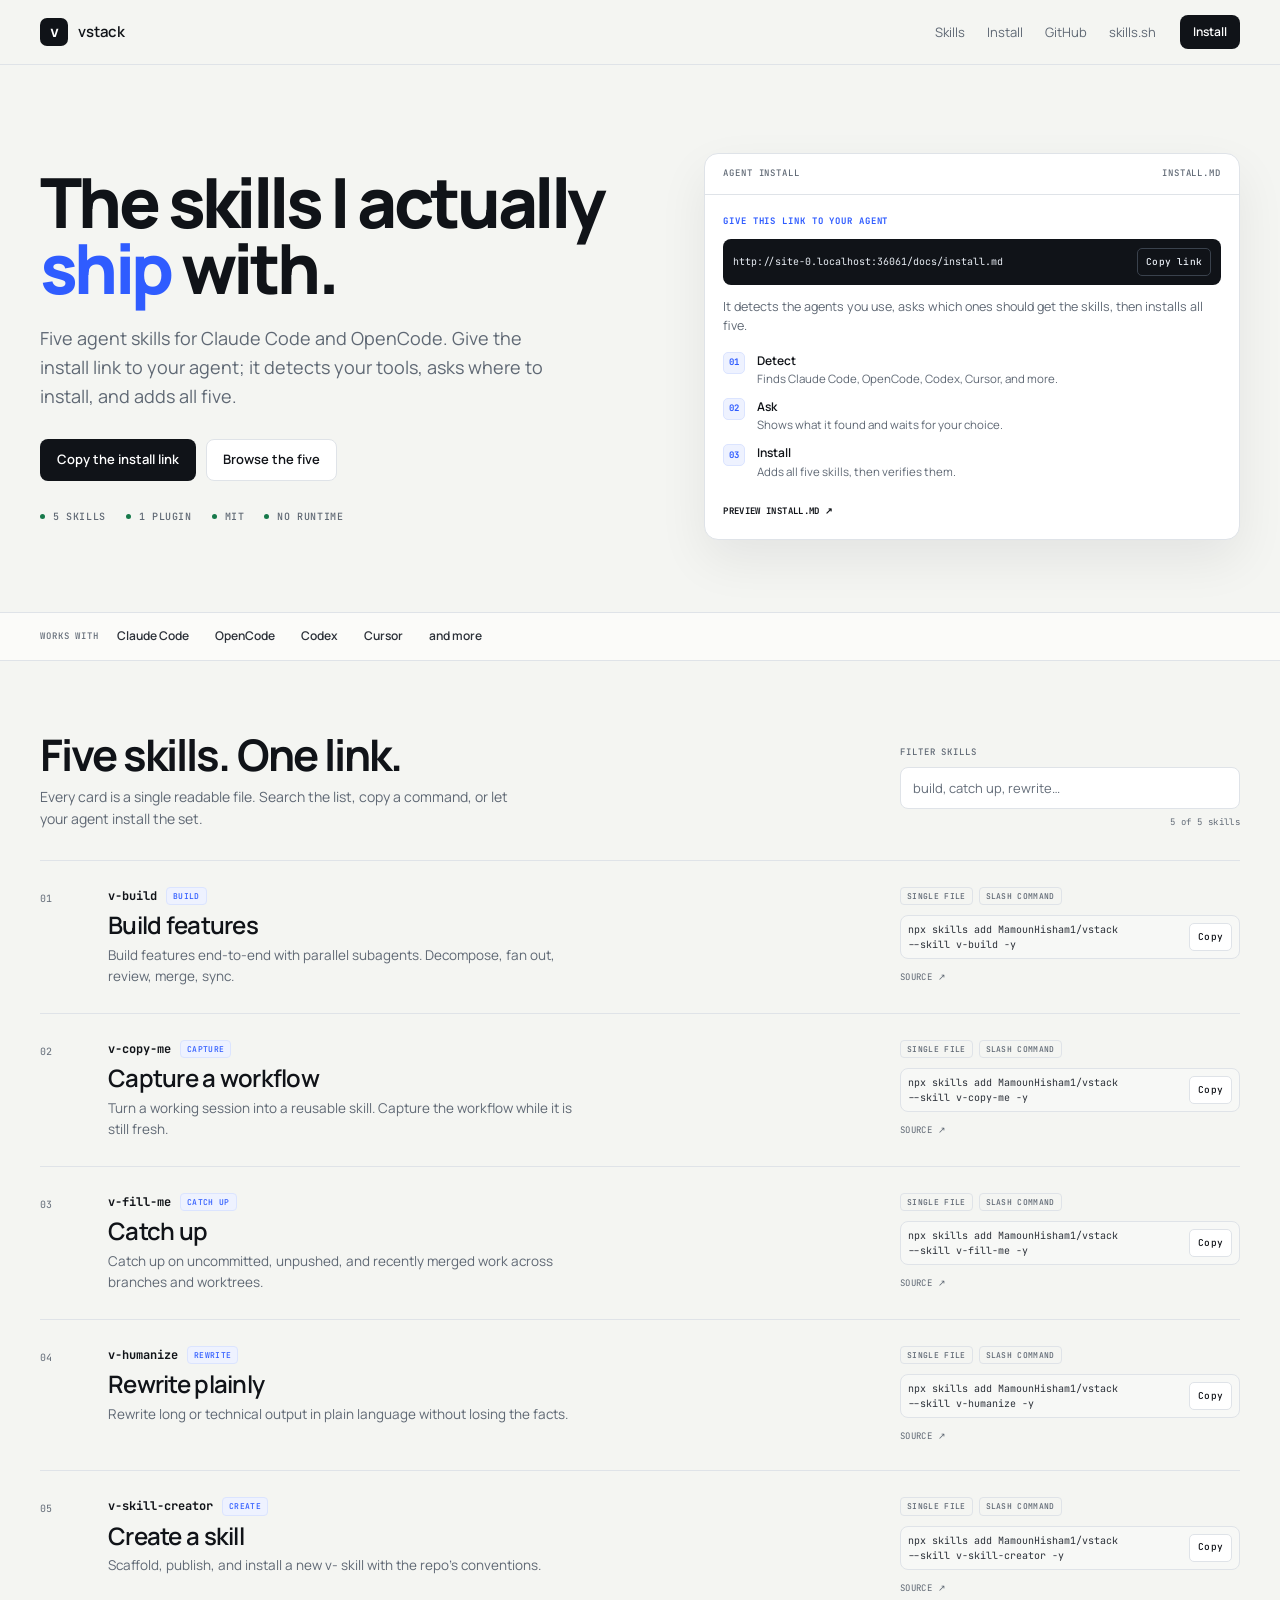
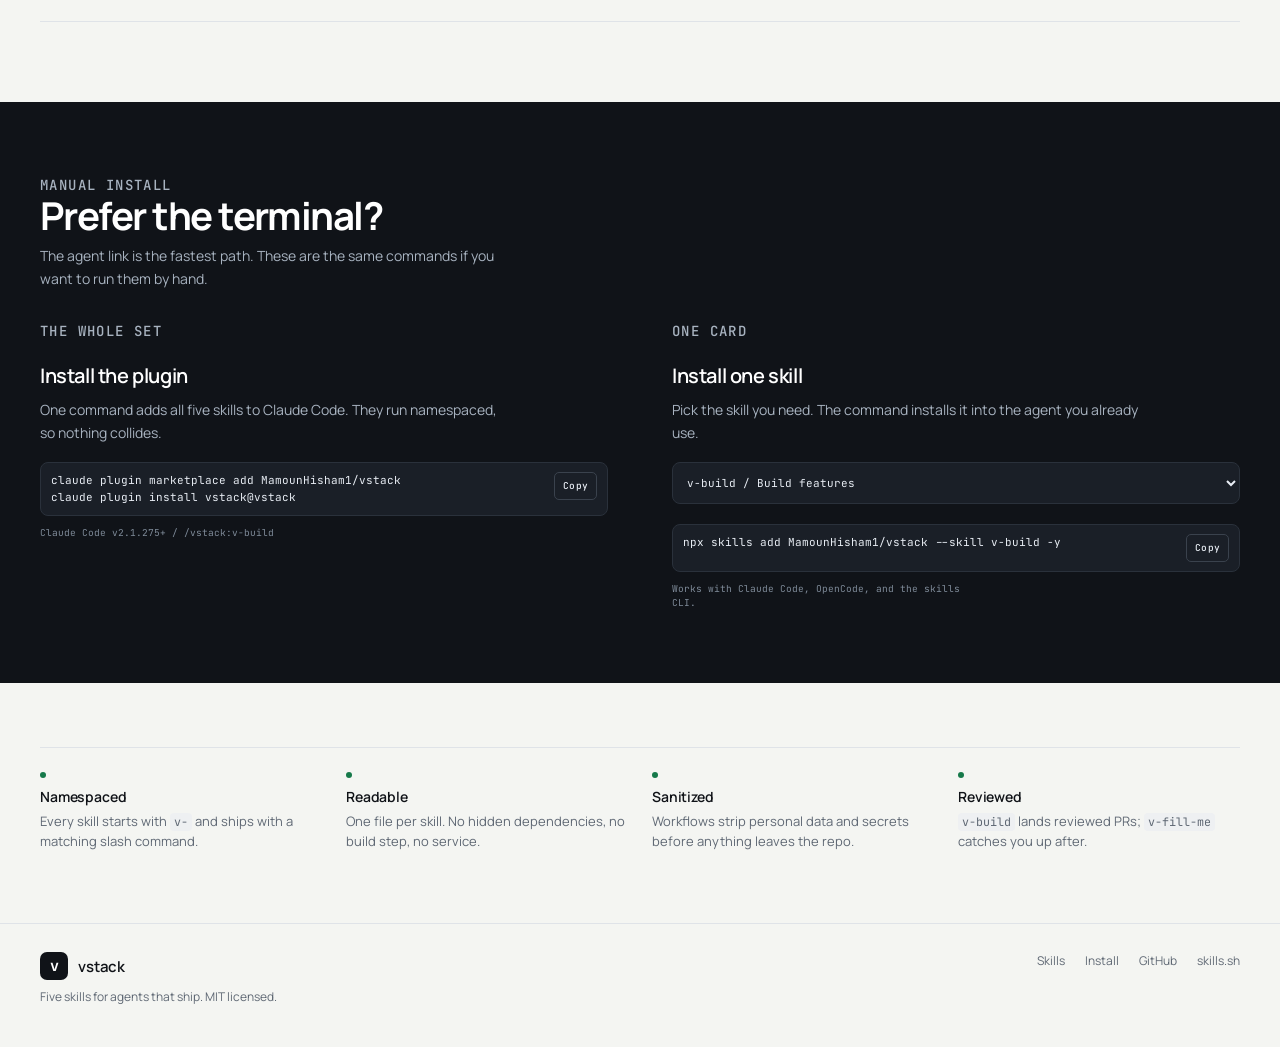
<file: docs/index.html>
<!doctype html>
<html lang="en">
<head>
  <meta charset="utf-8">
  <meta name="viewport" content="width=device-width, initial-scale=1">
  <title>vstack — skills that ship</title>
  <meta name="description" content="Five agent skills for Claude Code and OpenCode. Give the install link to your agent: it detects your agents, asks where to install, and adds all five.">
  <link rel="canonical" href="https://mamounhisham1.github.io/vstack/">
  <meta name="theme-color" content="#f4f5f2">
  <meta property="og:title" content="vstack — skills that ship">
  <meta property="og:description" content="Five agent skills for Claude Code and OpenCode. One install link. Your agent detects your tools, asks where to install, and adds all five.">
  <meta property="og:type" content="website">
  <meta property="og:url" content="https://mamounhisham1.github.io/vstack/">
  <meta name="twitter:card" content="summary">
  <link rel="icon" href="./favicon.svg" type="image/svg+xml">
  <link rel="preload" href="./assets/fonts/manrope-variable-latin.woff2" as="font" type="font/woff2" crossorigin>
  <link rel="preload" href="./assets/fonts/jetbrains-mono-latin.woff2" as="font" type="font/woff2" crossorigin>
  <link rel="stylesheet" href="./assets/css/fonts.css">
  <link rel="stylesheet" href="./assets/css/base.css">
  <link rel="stylesheet" href="./assets/css/site.css">
  <script defer src="./assets/js/app.js"></script>
</head>
<body>
  <header class="topbar">
    <div class="wrap topbar-inner">
      <a class="brand" href="./index.html" aria-label="vstack home">
        <span class="brand-mark" aria-hidden="true">v</span>
        <span>vstack</span>
      </a>
      <nav class="nav" aria-label="Primary">
        <a href="#skills">Skills</a>
        <a href="./install.html">Install</a>
        <a class="nav-optional" href="https://github.com/MamounHisham1/vstack">GitHub</a>
        <a class="nav-optional" href="https://skills.sh/MamounHisham1/vstack">skills.sh</a>
      </nav>
      <a class="btn btn-dark btn-sm" href="./install.html">Install</a>
    </div>
  </header>

  <main>
    <section class="hero">
      <div class="wrap hero-grid">
        <div class="hero-copy">
          <h1>The skills I actually <span class="accent">ship</span> with.</h1>
          <p class="lead">Five agent skills for Claude Code and OpenCode. Give the install link to your agent; it detects your tools, asks where to install, and adds all five.</p>
          <div class="cta">
            <button type="button" class="btn btn-dark" data-copy="https://mamounhisham1.github.io/vstack/install.md">Copy the install link</button>
            <a class="btn btn-ghost" href="#skills">Browse the five</a>
          </div>
          <ul class="meta" aria-label="Collection facts">
            <li>5 skills</li>
            <li>1 plugin</li>
            <li>MIT</li>
            <li>No runtime</li>
          </ul>
        </div>

        <div class="agent-card">
          <div class="agent-card__head"><span>Agent install</span><span>install.md</span></div>
          <div class="agent-card__body">
            <p class="agent-card__kicker">Give this link to your agent</p>
            <div class="link-field">
              <code>https://mamounhisham1.github.io/vstack/install.md</code>
              <button type="button" class="copy-btn" data-copy="https://mamounhisham1.github.io/vstack/install.md">Copy link</button>
            </div>
            <p class="agent-card__note">It detects the agents you use, asks which ones should get the skills, then installs all five.</p>
            <ol class="agent-steps">
              <li>
                <span class="agent-step-no" aria-hidden="true">01</span>
                <div><strong>Detect</strong><p>Finds Claude Code, OpenCode, Codex, Cursor, and more.</p></div>
              </li>
              <li>
                <span class="agent-step-no" aria-hidden="true">02</span>
                <div><strong>Ask</strong><p>Shows what it found and waits for your choice.</p></div>
              </li>
              <li>
                <span class="agent-step-no" aria-hidden="true">03</span>
                <div><strong>Install</strong><p>Adds all five skills, then verifies them.</p></div>
              </li>
            </ol>
            <a class="agent-card__preview" href="./install.md">Preview install.md ↗</a>
          </div>
        </div>
      </div>
    </section>

    <div class="works-with">
      <div class="wrap">
        <span>Works with</span>
        <ul>
          <li>Claude Code</li>
          <li>OpenCode</li>
          <li>Codex</li>
          <li>Cursor</li>
          <li>and more</li>
        </ul>
      </div>
    </div>

    <section class="skills" id="skills" aria-labelledby="skills-title">
      <div class="wrap">
        <div class="section-head">
          <div>
            <h2 id="skills-title">Five skills. One link.</h2>
            <p>Every card is a single readable file. Search the list, copy a command, or let your agent install the set.</p>
          </div>
          <div class="filter">
            <label for="search">Filter skills</label>
            <input id="search" type="search" placeholder="build, catch up, rewrite…" autocomplete="off">
            <span id="skill-count">5 of 5 skills</span>
          </div>
        </div>

        <div class="skill-list" id="skill-list">
          <!-- skills:start -->
<article class="skill-row" data-skill data-search="v-build build features build build features end-to-end with parallel subagents. decompose, fan out, review, merge, sync. /v-build">
  <div class="skill-no">01</div>
  <div class="skill-main">
    <div class="skill-top"><code class="skill-id">v-build</code><span class="skill-tag">Build</span></div>
    <h3>Build features</h3>
    <p>Build features end-to-end with parallel subagents. Decompose, fan out, review, merge, sync.</p>
  </div>
  <div class="skill-side">
    <div class="skill-tags"><span>Single file</span><span>Slash command</span></div>
    <div class="skill-command"><code>npx skills add MamounHisham1/vstack <span class="cmd-tail">--skill v-build -y</span></code><button type="button" class="copy-btn" data-copy="npx skills add MamounHisham1/vstack --skill v-build -y" aria-label="Copy the install command for v-build">Copy</button></div>
    <a class="skill-source" href="https://github.com/MamounHisham1/vstack/blob/main/skills/v-build/SKILL.md">Source ↗</a>
  </div>
</article>
<article class="skill-row" data-skill data-search="v-copy-me capture a workflow capture turn a working session into a reusable skill. capture the workflow while it is still fresh. /v-copy-me">
  <div class="skill-no">02</div>
  <div class="skill-main">
    <div class="skill-top"><code class="skill-id">v-copy-me</code><span class="skill-tag">Capture</span></div>
    <h3>Capture a workflow</h3>
    <p>Turn a working session into a reusable skill. Capture the workflow while it is still fresh.</p>
  </div>
  <div class="skill-side">
    <div class="skill-tags"><span>Single file</span><span>Slash command</span></div>
    <div class="skill-command"><code>npx skills add MamounHisham1/vstack <span class="cmd-tail">--skill v-copy-me -y</span></code><button type="button" class="copy-btn" data-copy="npx skills add MamounHisham1/vstack --skill v-copy-me -y" aria-label="Copy the install command for v-copy-me">Copy</button></div>
    <a class="skill-source" href="https://github.com/MamounHisham1/vstack/blob/main/skills/v-copy-me/SKILL.md">Source ↗</a>
  </div>
</article>
<article class="skill-row" data-skill data-search="v-fill-me catch up catch up catch up on uncommitted, unpushed, and recently merged work across branches and worktrees. /v-fill-me">
  <div class="skill-no">03</div>
  <div class="skill-main">
    <div class="skill-top"><code class="skill-id">v-fill-me</code><span class="skill-tag">Catch up</span></div>
    <h3>Catch up</h3>
    <p>Catch up on uncommitted, unpushed, and recently merged work across branches and worktrees.</p>
  </div>
  <div class="skill-side">
    <div class="skill-tags"><span>Single file</span><span>Slash command</span></div>
    <div class="skill-command"><code>npx skills add MamounHisham1/vstack <span class="cmd-tail">--skill v-fill-me -y</span></code><button type="button" class="copy-btn" data-copy="npx skills add MamounHisham1/vstack --skill v-fill-me -y" aria-label="Copy the install command for v-fill-me">Copy</button></div>
    <a class="skill-source" href="https://github.com/MamounHisham1/vstack/blob/main/skills/v-fill-me/SKILL.md">Source ↗</a>
  </div>
</article>
<article class="skill-row" data-skill data-search="v-humanize rewrite plainly rewrite rewrite long or technical output in plain language without losing the facts. /v-humanize">
  <div class="skill-no">04</div>
  <div class="skill-main">
    <div class="skill-top"><code class="skill-id">v-humanize</code><span class="skill-tag">Rewrite</span></div>
    <h3>Rewrite plainly</h3>
    <p>Rewrite long or technical output in plain language without losing the facts.</p>
  </div>
  <div class="skill-side">
    <div class="skill-tags"><span>Single file</span><span>Slash command</span></div>
    <div class="skill-command"><code>npx skills add MamounHisham1/vstack <span class="cmd-tail">--skill v-humanize -y</span></code><button type="button" class="copy-btn" data-copy="npx skills add MamounHisham1/vstack --skill v-humanize -y" aria-label="Copy the install command for v-humanize">Copy</button></div>
    <a class="skill-source" href="https://github.com/MamounHisham1/vstack/blob/main/skills/v-humanize/SKILL.md">Source ↗</a>
  </div>
</article>
<article class="skill-row" data-skill data-search="v-skill-creator create a skill create scaffold, publish, and install a new v- skill with the repo&#39;s conventions. /v-skill-creator">
  <div class="skill-no">05</div>
  <div class="skill-main">
    <div class="skill-top"><code class="skill-id">v-skill-creator</code><span class="skill-tag">Create</span></div>
    <h3>Create a skill</h3>
    <p>Scaffold, publish, and install a new v- skill with the repo&#39;s conventions.</p>
  </div>
  <div class="skill-side">
    <div class="skill-tags"><span>Single file</span><span>Slash command</span></div>
    <div class="skill-command"><code>npx skills add MamounHisham1/vstack <span class="cmd-tail">--skill v-skill-creator -y</span></code><button type="button" class="copy-btn" data-copy="npx skills add MamounHisham1/vstack --skill v-skill-creator -y" aria-label="Copy the install command for v-skill-creator">Copy</button></div>
    <a class="skill-source" href="https://github.com/MamounHisham1/vstack/blob/main/skills/v-skill-creator/SKILL.md">Source ↗</a>
  </div>
</article>
<!-- skills:end -->
        </div>
        <p class="no-results" id="no-results" hidden>No skill matches that search.</p>
      </div>
    </section>

    <section class="install" id="install" aria-labelledby="install-title">
      <div class="wrap">
        <div class="install-intro">
          <p class="label">Manual install</p>
          <h2 id="install-title">Prefer the terminal?</h2>
          <p>The agent link is the fastest path. These are the same commands if you want to run them by hand.</p>
        </div>

        <div class="install-grid">
          <div class="install-copy">
            <p class="label">The whole set</p>
            <h3>Install the plugin</h3>
            <p>One command adds all five skills to Claude Code. They run namespaced, so nothing collides.</p>
            <div class="command">
              <code>claude plugin marketplace add MamounHisham1/vstack
claude plugin install vstack@vstack</code>
              <button type="button" class="copy-btn copy-btn-light" data-copy="claude plugin marketplace add MamounHisham1/vstack
claude plugin install vstack@vstack">Copy</button>
            </div>
            <p class="fine">Claude Code v2.1.275+ / /vstack:v-build</p>
          </div>

          <div class="install-copy">
            <p class="label">One card</p>
            <h3>Install one skill</h3>
            <p>Pick the skill you need. The command installs it into the agent you already use.</p>
            <select id="skill-picker" aria-label="Pick a skill">
              <!-- picker:start -->
<option value="v-build" data-command="npx skills add MamounHisham1/vstack --skill v-build -y" selected>v-build / Build features</option>
<option value="v-copy-me" data-command="npx skills add MamounHisham1/vstack --skill v-copy-me -y">v-copy-me / Capture a workflow</option>
<option value="v-fill-me" data-command="npx skills add MamounHisham1/vstack --skill v-fill-me -y">v-fill-me / Catch up</option>
<option value="v-humanize" data-command="npx skills add MamounHisham1/vstack --skill v-humanize -y">v-humanize / Rewrite plainly</option>
<option value="v-skill-creator" data-command="npx skills add MamounHisham1/vstack --skill v-skill-creator -y">v-skill-creator / Create a skill</option>
<!-- picker:end -->
            </select>
            <div class="command">
              <code id="picker-command">npx skills add MamounHisham1/vstack --skill v-build -y</code>
              <button type="button" class="copy-btn copy-btn-light" id="picker-copy" data-copy="npx skills add MamounHisham1/vstack --skill v-build -y">Copy</button>
            </div>
            <p class="fine">Works with Claude Code, OpenCode, and the skills CLI.</p>
          </div>
        </div>
      </div>
    </section>

    <section class="principles" aria-labelledby="principles-title">
      <div class="wrap">
        <h2 class="visually-hidden" id="principles-title">Principles</h2>
        <div class="principles-grid">
          <div>
            <span class="dot" aria-hidden="true"></span>
            <h3>Namespaced</h3>
            <p>Every skill starts with <code>v-</code> and ships with a matching slash command.</p>
          </div>
          <div>
            <span class="dot" aria-hidden="true"></span>
            <h3>Readable</h3>
            <p>One file per skill. No hidden dependencies, no build step, no service.</p>
          </div>
          <div>
            <span class="dot" aria-hidden="true"></span>
            <h3>Sanitized</h3>
            <p>Workflows strip personal data and secrets before anything leaves the repo.</p>
          </div>
          <div>
            <span class="dot" aria-hidden="true"></span>
            <h3>Reviewed</h3>
            <p><code>v-build</code> lands reviewed PRs; <code>v-fill-me</code> catches you up after.</p>
          </div>
        </div>
      </div>
    </section>
  </main>

  <footer class="footer">
    <div class="wrap footer-inner">
      <div>
        <a class="brand" href="./index.html"><span class="brand-mark" aria-hidden="true">v</span><span>vstack</span></a>
        <p>Five skills for agents that ship. MIT licensed.</p>
      </div>
      <nav aria-label="Footer">
        <a href="#skills">Skills</a>
        <a href="./install.html">Install</a>
        <a href="https://github.com/MamounHisham1/vstack">GitHub</a>
        <a href="https://skills.sh/MamounHisham1/vstack">skills.sh</a>
      </nav>
    </div>
  </footer>

  <div class="visually-hidden" id="copy-status" role="status" aria-live="polite"></div>
</body>
</html>
</file>
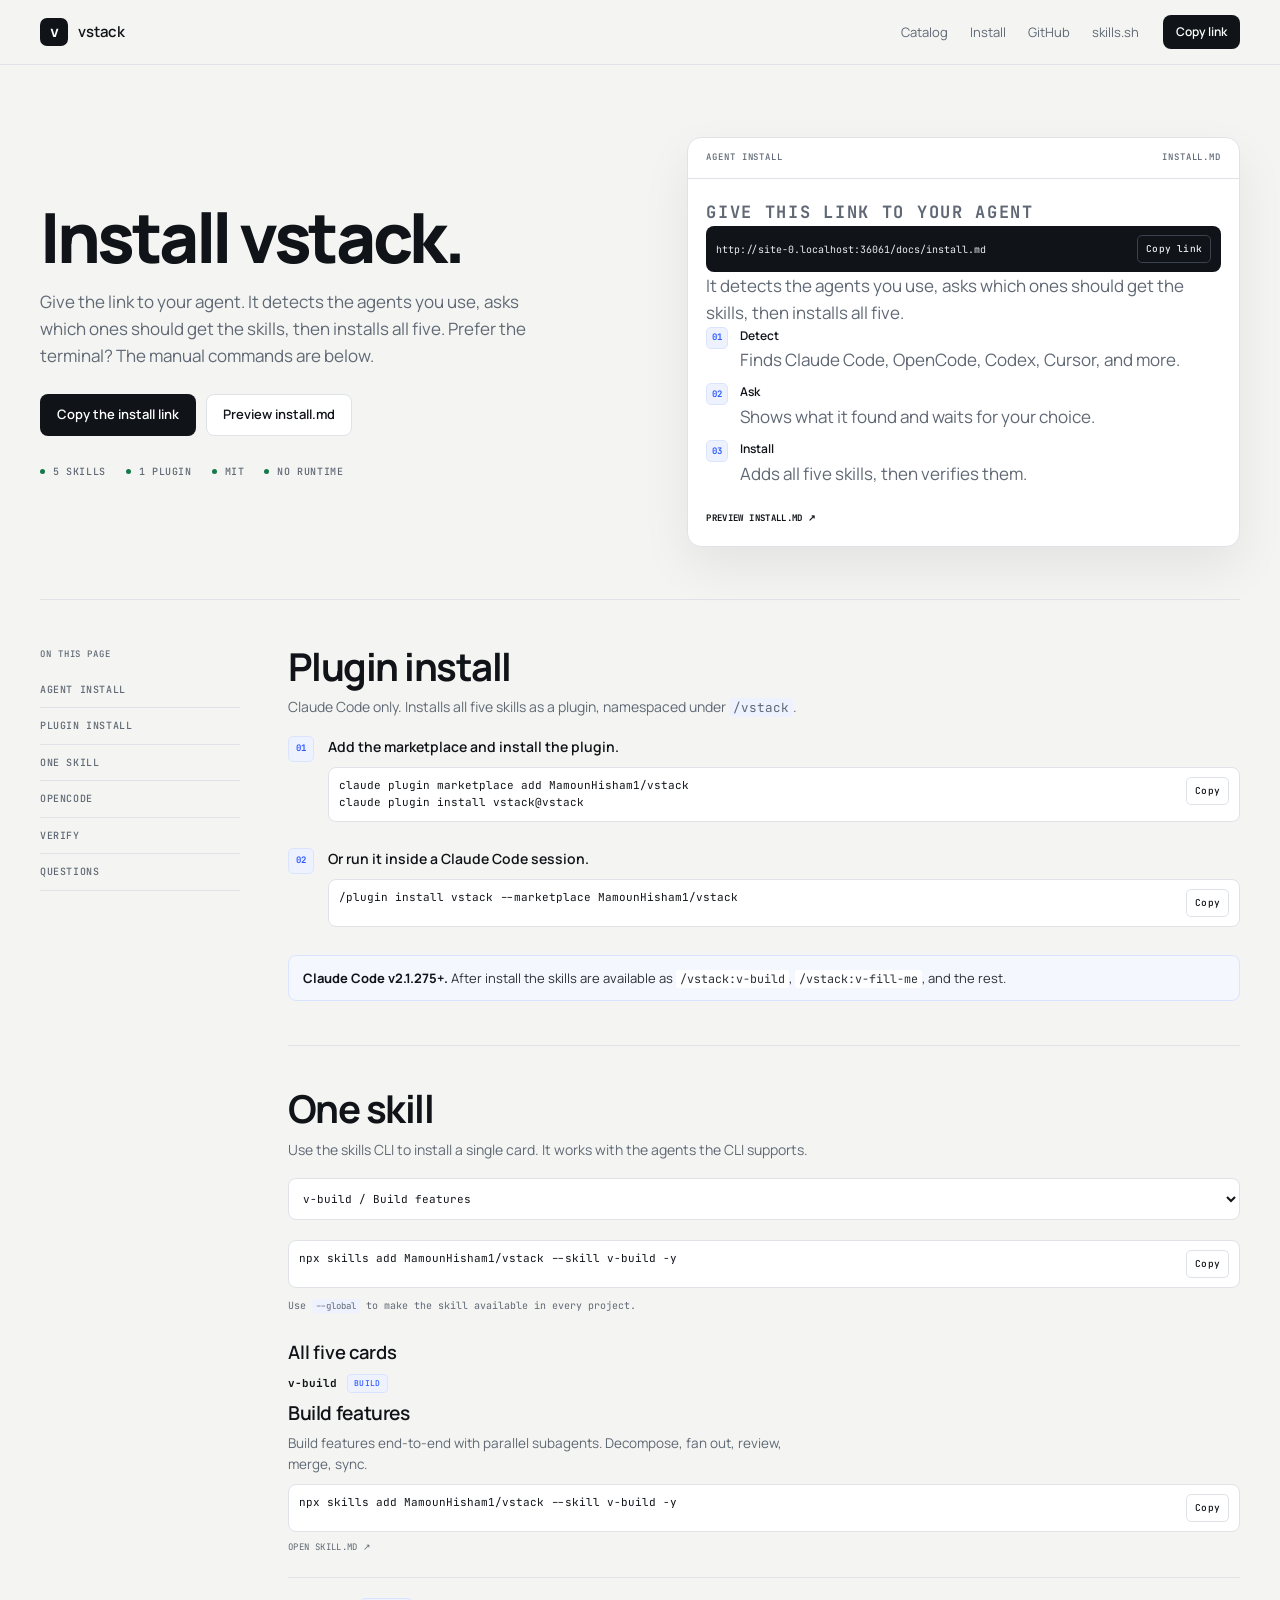
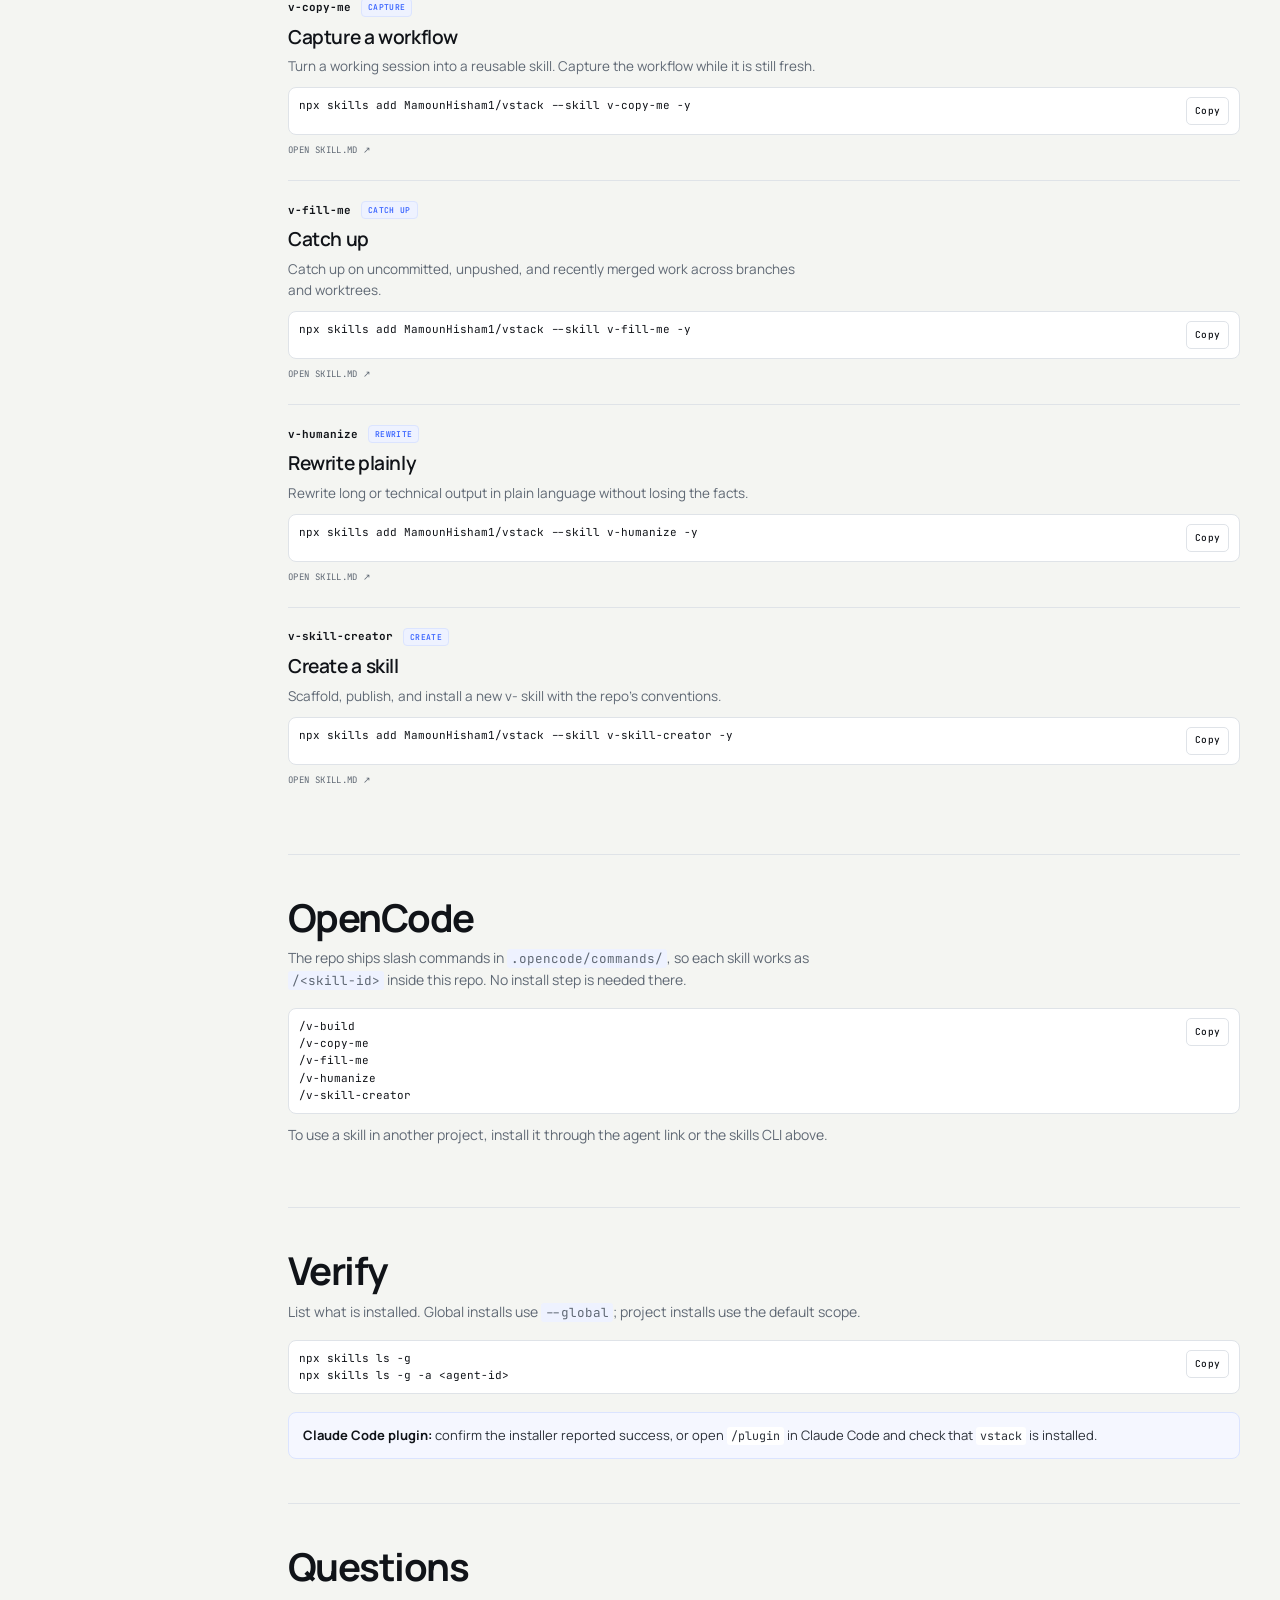
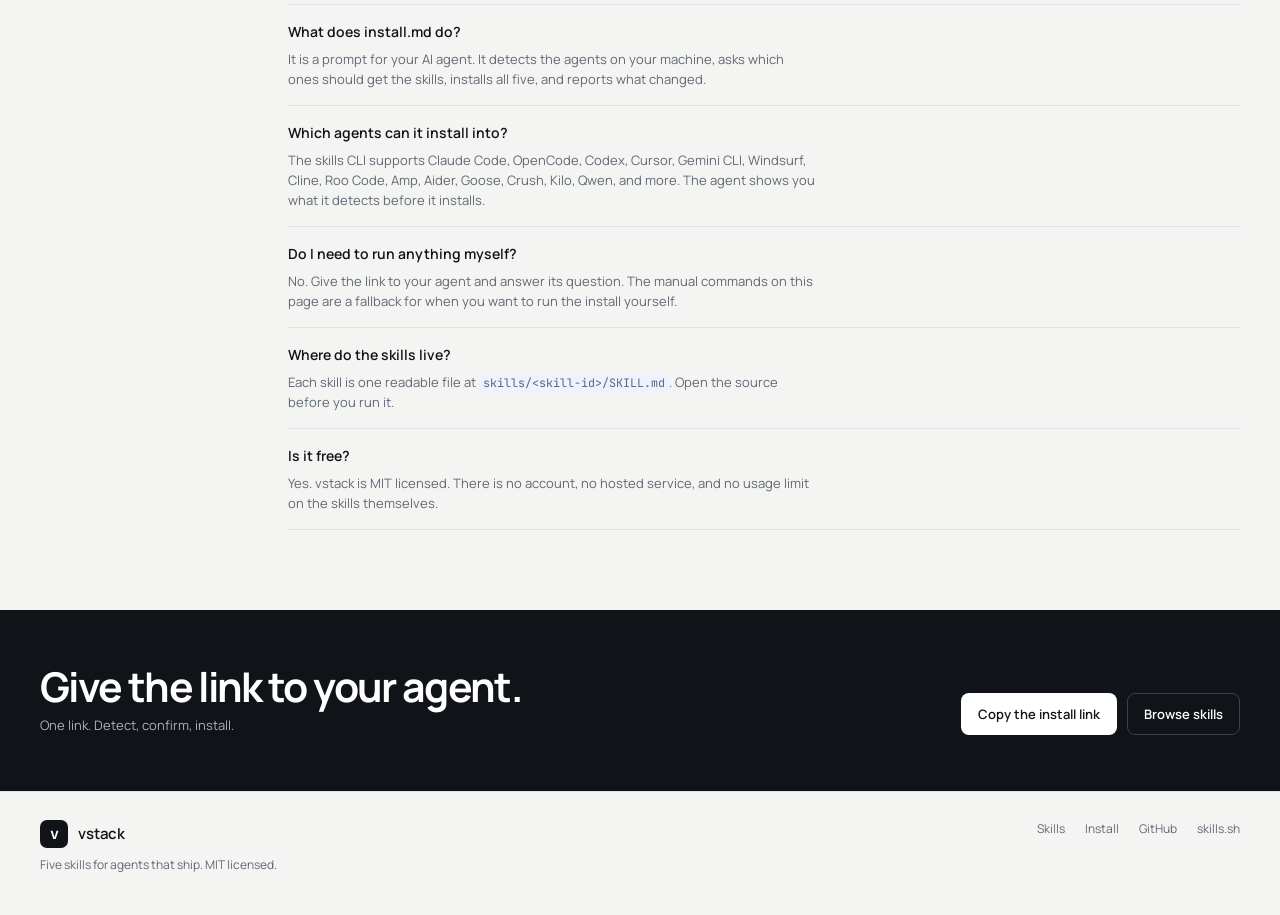
<file: docs/install.html>
<!doctype html>
<html lang="en">
<head>
  <meta charset="utf-8">
  <meta name="viewport" content="width=device-width, initial-scale=1">
  <title>Install — vstack</title>
  <meta name="description" content="Install vstack with your agent: give it the install.md link, it detects your agents, asks where to install, and adds all five skills. Manual commands included.">
  <link rel="canonical" href="https://mamounhisham1.github.io/vstack/install.html">
  <meta name="theme-color" content="#f4f5f2">
  <meta property="og:title" content="Install — vstack">
  <meta property="og:description" content="One install link for your agent. It detects your agents, asks where to install, and adds all five skills.">
  <meta property="og:type" content="website">
  <meta property="og:url" content="https://mamounhisham1.github.io/vstack/install.html">
  <link rel="icon" href="./favicon.svg" type="image/svg+xml">
  <link rel="preload" href="./assets/fonts/manrope-variable-latin.woff2" as="font" type="font/woff2" crossorigin>
  <link rel="preload" href="./assets/fonts/jetbrains-mono-latin.woff2" as="font" type="font/woff2" crossorigin>
  <link rel="stylesheet" href="./assets/css/fonts.css">
  <link rel="stylesheet" href="./assets/css/base.css">
  <link rel="stylesheet" href="./assets/css/site.css">
  <script defer src="./assets/js/app.js"></script>
</head>
<body>
  <header class="topbar">
    <div class="wrap topbar-inner">
      <a class="brand" href="./index.html" aria-label="vstack home">
        <span class="brand-mark" aria-hidden="true">v</span>
        <span>vstack</span>
      </a>
      <nav class="nav" aria-label="Primary">
        <a href="./index.html#skills">Catalog</a>
        <a href="./install.html" aria-current="page">Install</a>
        <a class="nav-optional" href="https://github.com/MamounHisham1/vstack">GitHub</a>
        <a class="nav-optional" href="https://skills.sh/MamounHisham1/vstack">skills.sh</a>
      </nav>
      <button type="button" class="btn btn-dark btn-sm" data-copy="https://mamounhisham1.github.io/vstack/install.md">Copy link</button>
    </div>
  </header>

  <main>
    <section class="install-hero" id="agent" aria-labelledby="install-title">
      <div class="wrap install-hero__grid">
        <div>
          <h1 id="install-title">Install vstack.</h1>
          <p>Give the link to your agent. It detects the agents you use, asks which ones should get the skills, then installs all five. Prefer the terminal? The manual commands are below.</p>
          <div class="cta">
            <button type="button" class="btn btn-dark" data-copy="https://mamounhisham1.github.io/vstack/install.md">Copy the install link</button>
            <a class="btn btn-ghost" href="./install.md">Preview install.md</a>
          </div>
          <ul class="meta" aria-label="Install facts">
            <li>5 skills</li>
            <li>1 plugin</li>
            <li>MIT</li>
            <li>No runtime</li>
          </ul>
        </div>

        <div class="agent-card">
          <div class="agent-card__head"><span>Agent install</span><span>install.md</span></div>
          <div class="agent-card__body">
            <p class="agent-card__kicker">Give this link to your agent</p>
            <div class="link-field">
              <code>https://mamounhisham1.github.io/vstack/install.md</code>
              <button type="button" class="copy-btn" data-copy="https://mamounhisham1.github.io/vstack/install.md">Copy link</button>
            </div>
            <p class="agent-card__note">It detects the agents you use, asks which ones should get the skills, then installs all five.</p>
            <ol class="agent-steps">
              <li>
                <span class="agent-step-no" aria-hidden="true">01</span>
                <div><strong>Detect</strong><p>Finds Claude Code, OpenCode, Codex, Cursor, and more.</p></div>
              </li>
              <li>
                <span class="agent-step-no" aria-hidden="true">02</span>
                <div><strong>Ask</strong><p>Shows what it found and waits for your choice.</p></div>
              </li>
              <li>
                <span class="agent-step-no" aria-hidden="true">03</span>
                <div><strong>Install</strong><p>Adds all five skills, then verifies them.</p></div>
              </li>
            </ol>
            <a class="agent-card__preview" href="./install.md">Preview install.md ↗</a>
          </div>
        </div>
      </div>
    </section>

    <div class="wrap install-layout">
      <aside class="install-nav" aria-label="On this page">
        <p class="label">On this page</p>
        <a href="#agent">Agent install</a>
        <a href="#plugin">Plugin install</a>
        <a href="#one-skill">One skill</a>
        <a href="#opencode">OpenCode</a>
        <a href="#verify">Verify</a>
        <a href="#questions">Questions</a>
      </aside>

      <div class="install-main">
        <section class="install-block" id="plugin" aria-labelledby="plugin-title">
          <h2 id="plugin-title">Plugin install</h2>
          <p>Claude Code only. Installs all five skills as a plugin, namespaced under <code>/vstack</code>.</p>

          <ol class="step-list">
            <li>
              <div>
                <strong>Add the marketplace and install the plugin.</strong>
                <div class="command">
                  <code>claude plugin marketplace add MamounHisham1/vstack
claude plugin install vstack@vstack</code>
                  <button type="button" class="copy-btn" data-copy="claude plugin marketplace add MamounHisham1/vstack
claude plugin install vstack@vstack">Copy</button>
                </div>
              </div>
            </li>
            <li>
              <div>
                <strong>Or run it inside a Claude Code session.</strong>
                <div class="command">
                  <code>/plugin install vstack --marketplace MamounHisham1/vstack</code>
                  <button type="button" class="copy-btn" data-copy="/plugin install vstack --marketplace MamounHisham1/vstack">Copy</button>
                </div>
              </div>
            </li>
          </ol>

          <div class="callout">
            <strong>Claude Code v2.1.275+.</strong> After install the skills are available as <code>/vstack:v-build</code>, <code>/vstack:v-fill-me</code>, and the rest.
          </div>
        </section>

        <section class="install-block" id="one-skill" aria-labelledby="one-skill-title">
          <h2 id="one-skill-title">One skill</h2>
          <p>Use the skills CLI to install a single card. It works with the agents the CLI supports.</p>

          <select id="skill-picker" aria-label="Pick a skill">
            <!-- picker:start -->
<option value="v-build" data-command="npx skills add MamounHisham1/vstack --skill v-build -y" selected>v-build / Build features</option>
<option value="v-copy-me" data-command="npx skills add MamounHisham1/vstack --skill v-copy-me -y">v-copy-me / Capture a workflow</option>
<option value="v-fill-me" data-command="npx skills add MamounHisham1/vstack --skill v-fill-me -y">v-fill-me / Catch up</option>
<option value="v-humanize" data-command="npx skills add MamounHisham1/vstack --skill v-humanize -y">v-humanize / Rewrite plainly</option>
<option value="v-skill-creator" data-command="npx skills add MamounHisham1/vstack --skill v-skill-creator -y">v-skill-creator / Create a skill</option>
<!-- picker:end -->
          </select>
          <div class="command">
            <code id="picker-command">npx skills add MamounHisham1/vstack --skill v-build -y</code>
            <button type="button" class="copy-btn" id="picker-copy" data-copy="npx skills add MamounHisham1/vstack --skill v-build -y">Copy</button>
          </div>
          <p class="fine">Use <code>--global</code> to make the skill available in every project.</p>

          <h3>All five cards</h3>
          <div class="install-skill-list">
            <!-- install-skills:start -->
<article class="install-skill">
  <div class="install-skill__head"><code class="install-skill__id">v-build</code><span class="install-skill__tag">Build</span></div>
  <h3>Build features</h3>
  <p>Build features end-to-end with parallel subagents. Decompose, fan out, review, merge, sync.</p>
  <div class="command"><code>npx skills add MamounHisham1/vstack <span class="cmd-tail">--skill v-build -y</span></code><button type="button" class="copy-btn" data-copy="npx skills add MamounHisham1/vstack --skill v-build -y" aria-label="Copy the install command for v-build">Copy</button></div>
  <a class="install-skill__source" href="https://github.com/MamounHisham1/vstack/blob/main/skills/v-build/SKILL.md">Open SKILL.md ↗</a>
</article>
<article class="install-skill">
  <div class="install-skill__head"><code class="install-skill__id">v-copy-me</code><span class="install-skill__tag">Capture</span></div>
  <h3>Capture a workflow</h3>
  <p>Turn a working session into a reusable skill. Capture the workflow while it is still fresh.</p>
  <div class="command"><code>npx skills add MamounHisham1/vstack <span class="cmd-tail">--skill v-copy-me -y</span></code><button type="button" class="copy-btn" data-copy="npx skills add MamounHisham1/vstack --skill v-copy-me -y" aria-label="Copy the install command for v-copy-me">Copy</button></div>
  <a class="install-skill__source" href="https://github.com/MamounHisham1/vstack/blob/main/skills/v-copy-me/SKILL.md">Open SKILL.md ↗</a>
</article>
<article class="install-skill">
  <div class="install-skill__head"><code class="install-skill__id">v-fill-me</code><span class="install-skill__tag">Catch up</span></div>
  <h3>Catch up</h3>
  <p>Catch up on uncommitted, unpushed, and recently merged work across branches and worktrees.</p>
  <div class="command"><code>npx skills add MamounHisham1/vstack <span class="cmd-tail">--skill v-fill-me -y</span></code><button type="button" class="copy-btn" data-copy="npx skills add MamounHisham1/vstack --skill v-fill-me -y" aria-label="Copy the install command for v-fill-me">Copy</button></div>
  <a class="install-skill__source" href="https://github.com/MamounHisham1/vstack/blob/main/skills/v-fill-me/SKILL.md">Open SKILL.md ↗</a>
</article>
<article class="install-skill">
  <div class="install-skill__head"><code class="install-skill__id">v-humanize</code><span class="install-skill__tag">Rewrite</span></div>
  <h3>Rewrite plainly</h3>
  <p>Rewrite long or technical output in plain language without losing the facts.</p>
  <div class="command"><code>npx skills add MamounHisham1/vstack <span class="cmd-tail">--skill v-humanize -y</span></code><button type="button" class="copy-btn" data-copy="npx skills add MamounHisham1/vstack --skill v-humanize -y" aria-label="Copy the install command for v-humanize">Copy</button></div>
  <a class="install-skill__source" href="https://github.com/MamounHisham1/vstack/blob/main/skills/v-humanize/SKILL.md">Open SKILL.md ↗</a>
</article>
<article class="install-skill">
  <div class="install-skill__head"><code class="install-skill__id">v-skill-creator</code><span class="install-skill__tag">Create</span></div>
  <h3>Create a skill</h3>
  <p>Scaffold, publish, and install a new v- skill with the repo&#39;s conventions.</p>
  <div class="command"><code>npx skills add MamounHisham1/vstack <span class="cmd-tail">--skill v-skill-creator -y</span></code><button type="button" class="copy-btn" data-copy="npx skills add MamounHisham1/vstack --skill v-skill-creator -y" aria-label="Copy the install command for v-skill-creator">Copy</button></div>
  <a class="install-skill__source" href="https://github.com/MamounHisham1/vstack/blob/main/skills/v-skill-creator/SKILL.md">Open SKILL.md ↗</a>
</article>
<!-- install-skills:end -->
          </div>
        </section>

        <section class="install-block" id="opencode" aria-labelledby="opencode-title">
          <h2 id="opencode-title">OpenCode</h2>
          <p>The repo ships slash commands in <code>.opencode/commands/</code>, so each skill works as <code>/&lt;skill-id&gt;</code> inside this repo. No install step is needed there.</p>

          <div class="command">
            <code>/v-build
/v-copy-me
/v-fill-me
/v-humanize
/v-skill-creator</code>
            <button type="button" class="copy-btn" data-copy="/v-build
/v-copy-me
/v-fill-me
/v-humanize
/v-skill-creator">Copy</button>
          </div>

          <p>To use a skill in another project, install it through the agent link or the skills CLI above.</p>
        </section>

        <section class="install-block" id="verify" aria-labelledby="verify-title">
          <h2 id="verify-title">Verify</h2>
          <p>List what is installed. Global installs use <code>--global</code>; project installs use the default scope.</p>

          <div class="command">
            <code>npx skills ls -g
npx skills ls -g -a &lt;agent-id&gt;</code>
            <button type="button" class="copy-btn" data-copy="npx skills ls -g
npx skills ls -g -a <agent-id>">Copy</button>
          </div>

          <div class="callout">
            <strong>Claude Code plugin:</strong> confirm the installer reported success, or open <code>/plugin</code> in Claude Code and check that <code>vstack</code> is installed.
          </div>
        </section>

        <section class="install-block" id="questions" aria-labelledby="questions-title">
          <h2 id="questions-title">Questions</h2>
          <dl class="faq">
            <div>
              <dt>What does install.md do?</dt>
              <dd>It is a prompt for your AI agent. It detects the agents on your machine, asks which ones should get the skills, installs all five, and reports what changed.</dd>
            </div>
            <div>
              <dt>Which agents can it install into?</dt>
              <dd>The skills CLI supports Claude Code, OpenCode, Codex, Cursor, Gemini CLI, Windsurf, Cline, Roo Code, Amp, Aider, Goose, Crush, Kilo, Qwen, and more. The agent shows you what it detects before it installs.</dd>
            </div>
            <div>
              <dt>Do I need to run anything myself?</dt>
              <dd>No. Give the link to your agent and answer its question. The manual commands on this page are a fallback for when you want to run the install yourself.</dd>
            </div>
            <div>
              <dt>Where do the skills live?</dt>
              <dd>Each skill is one readable file at <code>skills/&lt;skill-id&gt;/SKILL.md</code>. Open the source before you run it.</dd>
            </div>
            <div>
              <dt>Is it free?</dt>
              <dd>Yes. vstack is MIT licensed. There is no account, no hosted service, and no usage limit on the skills themselves.</dd>
            </div>
          </dl>
        </section>
      </div>
    </div>

    <section class="install-close" aria-labelledby="close-title">
      <div class="wrap install-close__inner">
        <div>
          <h2 id="close-title">Give the link to your agent.</h2>
          <p>One link. Detect, confirm, install.</p>
        </div>
        <div class="cta">
          <button type="button" class="btn btn-light" data-copy="https://mamounhisham1.github.io/vstack/install.md">Copy the install link</button>
          <a class="btn btn-outline-light" href="./index.html#skills">Browse skills</a>
        </div>
      </div>
    </section>
  </main>

  <footer class="footer">
    <div class="wrap footer-inner">
      <div>
        <a class="brand" href="./index.html"><span class="brand-mark" aria-hidden="true">v</span><span>vstack</span></a>
        <p>Five skills for agents that ship. MIT licensed.</p>
      </div>
      <nav aria-label="Footer">
        <a href="./index.html#skills">Skills</a>
        <a href="./install.html">Install</a>
        <a href="https://github.com/MamounHisham1/vstack">GitHub</a>
        <a href="https://skills.sh/MamounHisham1/vstack">skills.sh</a>
      </nav>
    </div>
  </footer>

  <div class="visually-hidden" id="copy-status" role="status" aria-live="polite"></div>
</body>
</html>
</file>
<file: docs/assets/css/fonts.css>
/* Self-hosted latin subsets. Manrope and JetBrains Mono are licensed under
   the SIL Open Font License 1.1; the license texts ship beside the files. */

@font-face {
  font-family: "Manrope";
  font-style: normal;
  font-weight: 400 800;
  font-display: swap;
  src: url("../fonts/manrope-variable-latin.woff2") format("woff2");
  unicode-range: U+0000-00FF, U+0131, U+0152-0153, U+02BB-02BC, U+02C6, U+02DA,
    U+02DC, U+0304, U+0308, U+0329, U+2000-206F, U+20AC, U+2122, U+2191, U+2193,
    U+2212, U+2215, U+FEFF, U+FFFD;
}

@font-face {
  font-family: "JetBrains Mono";
  font-style: normal;
  font-weight: 400;
  font-display: swap;
  src: url("../fonts/jetbrains-mono-latin.woff2") format("woff2");
  unicode-range: U+0000-00FF, U+0131, U+0152-0153, U+02BB-02BC, U+02C6, U+02DA,
    U+02DC, U+0304, U+0308, U+0329, U+2000-206F, U+20AC, U+2122, U+2191, U+2193,
    U+2212, U+2215, U+FEFF, U+FFFD;
}

@font-face {
  font-family: "JetBrains Mono";
  font-style: normal;
  font-weight: 500;
  font-display: swap;
  src: url("../fonts/jetbrains-mono-latin.woff2") format("woff2");
  unicode-range: U+0000-00FF, U+0131, U+0152-0153, U+02BB-02BC, U+02C6, U+02DA,
    U+02DC, U+0304, U+0308, U+0329, U+2000-206F, U+20AC, U+2122, U+2191, U+2193,
    U+2212, U+2215, U+FEFF, U+FFFD;
}

@font-face {
  font-family: "JetBrains Mono";
  font-style: normal;
  font-weight: 700;
  font-display: swap;
  src: url("../fonts/jetbrains-mono-latin.woff2") format("woff2");
  unicode-range: U+0000-00FF, U+0131, U+0152-0153, U+02BB-02BC, U+02C6, U+02DA,
    U+02DC, U+0304, U+0308, U+0329, U+2000-206F, U+20AC, U+2122, U+2191, U+2193,
    U+2212, U+2215, U+FEFF, U+FFFD;
}
</file>
<file: docs/assets/css/base.css>
*,
*::before,
*::after {
  box-sizing: border-box;
}

html {
  scroll-behavior: smooth;
  scroll-padding-top: 5.5rem;
  -webkit-text-size-adjust: 100%;
}

body {
  margin: 0;
  -webkit-font-smoothing: antialiased;
  text-rendering: optimizeLegibility;
}

img,
svg {
  display: block;
  max-width: 100%;
}

button,
input,
select,
textarea {
  font: inherit;
}

a {
  color: inherit;
  text-decoration-thickness: 1px;
  text-underline-offset: 3px;
}

[hidden] {
  display: none !important;
}

.cmd-tail {
  display: inline-block;
  white-space: nowrap;
}

.visually-hidden {
  position: absolute !important;
  width: 1px;
  height: 1px;
  padding: 0;
  margin: -1px;
  overflow: hidden;
  clip: rect(0, 0, 0, 0);
  white-space: nowrap;
  border: 0;
}

:focus-visible {
  outline: 2px solid currentColor;
  outline-offset: 3px;
}

@media (prefers-reduced-motion: reduce) {
  html {
    scroll-behavior: auto;
  }

  *,
  *::before,
  *::after {
    animation-duration: 0.01ms !important;
    animation-iteration-count: 1 !important;
    transition-duration: 0.01ms !important;
  }
}
</file>
<file: docs/assets/css/site.css>
:root {
  --bg: #f4f5f2;
  --panel: #ffffff;
  --ink: #101318;
  --ink-2: #2b3038;
  --muted: #5f6874;
  --muted-2: #646d79;
  --line: #dfe3e8;
  --line-2: #eef0f2;
  --blue: #2f5cff;
  --blue-bg: #eef2ff;
  --green: #16794a;
  --green-bg: #e8f5ee;
  --font: "Manrope", "Helvetica Neue", Arial, sans-serif;
  --mono: "JetBrains Mono", "SFMono-Regular", Consolas, monospace;
  --wrap: 1200px;
}

html {
  scroll-padding-top: 5.5rem;
}

body {
  background: var(--bg);
  color: var(--ink);
  font-family: var(--font);
  font-size: 16px;
  line-height: 1.55;
}

::selection {
  background: var(--blue);
  color: #fff;
}

:focus-visible {
  outline: 2px solid var(--blue);
}

.wrap {
  width: min(100% - 48px, var(--wrap));
  margin-inline: auto;
}

.topbar {
  position: sticky;
  top: 0;
  z-index: 20;
  background: rgba(244, 245, 242, 0.9);
  border-bottom: 1px solid var(--line);
  -webkit-backdrop-filter: blur(10px);
  backdrop-filter: blur(10px);
}

.topbar-inner {
  display: flex;
  align-items: center;
  gap: 24px;
  min-height: 64px;
}

.brand {
  display: inline-flex;
  align-items: center;
  gap: 10px;
  margin-right: auto;
  color: var(--ink);
  font-size: 15px;
  font-weight: 600;
  letter-spacing: -0.01em;
  text-decoration: none;
}

.brand-mark {
  display: grid;
  place-items: center;
  width: 28px;
  height: 28px;
  flex: none;
  background: var(--ink);
  color: #fff;
  border-radius: 7px;
  font-family: var(--mono);
  font-size: 15px;
  font-weight: 600;
  line-height: 1;
}

.nav {
  display: flex;
  align-items: center;
  gap: 22px;
}

.nav a {
  color: var(--muted);
  font-size: 13px;
  text-decoration: none;
}

.nav a:hover {
  color: var(--ink);
}

.btn {
  display: inline-flex;
  align-items: center;
  justify-content: center;
  min-height: 42px;
  padding: 0 16px;
  border: 1px solid transparent;
  border-radius: 8px;
  font-size: 13px;
  font-weight: 600;
  line-height: 1;
  text-decoration: none;
  cursor: pointer;
  transition: background 150ms ease, border-color 150ms ease, color 150ms ease;
}

.btn-dark {
  background: var(--ink);
  color: #fff;
}

.btn-dark:hover {
  background: var(--ink-2);
}

.btn-ghost {
  background: var(--panel);
  border-color: var(--line);
  color: var(--ink);
}

.btn-ghost:hover {
  border-color: var(--ink);
}

.btn-sm {
  min-height: 34px;
  padding: 0 12px;
  font-size: 12px;
}

/* Hero */
.hero {
  padding: 88px 0 72px;
}

.hero-grid {
  display: grid;
  grid-template-columns: minmax(0, 1.05fr) minmax(380px, 0.95fr);
  align-items: center;
  gap: clamp(40px, 6vw, 72px);
}

.hero-copy {
  min-width: 0;
}

.hero h1 {
  max-width: 13ch;
  margin: 0 0 24px;
  font-size: clamp(3rem, 5.4vw, 5.2rem);
  font-weight: 800;
  letter-spacing: -0.052em;
  line-height: 0.95;
}

.hero h1 .accent {
  color: var(--blue);
}

.lead {
  max-width: 48ch;
  margin: 0 0 28px;
  color: var(--muted);
  font-size: 18px;
  line-height: 1.6;
}

.cta {
  display: flex;
  flex-wrap: wrap;
  gap: 10px;
}

.meta {
  display: flex;
  flex-wrap: wrap;
  gap: 10px 20px;
  margin: 28px 0 0;
  padding: 0;
  list-style: none;
  color: var(--muted);
  font-family: var(--mono);
  font-size: 10px;
  font-weight: 500;
  letter-spacing: 0.06em;
  text-transform: uppercase;
}

.meta li {
  display: inline-flex;
  align-items: center;
  gap: 8px;
}

.meta li::before {
  content: "";
  width: 5px;
  height: 5px;
  background: var(--green);
  border-radius: 50%;
}

/* Agent install card */
.agent-card {
  min-width: 0;
  background: var(--panel);
  border: 1px solid var(--line);
  border-radius: 14px;
  box-shadow: 0 20px 50px rgba(16, 19, 24, 0.07);
  overflow: hidden;
}

.agent-card__head {
  display: flex;
  align-items: center;
  justify-content: space-between;
  gap: 12px;
  padding: 13px 18px;
  border-bottom: 1px solid var(--line);
  color: var(--muted);
  font-family: var(--mono);
  font-size: 9px;
  font-weight: 500;
  letter-spacing: 0.1em;
  text-transform: uppercase;
}

.agent-card__body {
  padding: 20px 18px 18px;
}

.agent-card__kicker {
  margin: 0 0 10px;
  color: var(--blue);
  font-family: var(--mono);
  font-size: 9px;
  font-weight: 600;
  letter-spacing: 0.1em;
  text-transform: uppercase;
}

.link-field {
  display: flex;
  align-items: center;
  gap: 8px;
  padding: 9px 10px;
  background: var(--ink);
  border-radius: 8px;
}

.link-field code {
  flex: 1;
  min-width: 0;
  color: #e8edf4;
  font-family: var(--mono);
  font-size: 10px;
  line-height: 1.5;
  white-space: pre-wrap;
  overflow-wrap: anywhere;
}

.link-field .copy-btn {
  background: transparent;
  border-color: #3a424d;
  color: #e8edf4;
}

.link-field .copy-btn:hover {
  border-color: #fff;
}

.link-field .copy-btn.is-copied {
  background: var(--green);
  border-color: var(--green);
  color: #fff;
}

.agent-card__note {
  margin: 12px 0 16px;
  color: var(--muted);
  font-size: 12.5px;
  line-height: 1.55;
}

.agent-steps {
  display: grid;
  gap: 10px;
  margin: 0 0 16px;
  padding: 0;
  list-style: none;
}

.agent-steps li {
  display: grid;
  grid-template-columns: 24px minmax(0, 1fr);
  gap: 10px;
  align-items: start;
}

.agent-step-no {
  display: grid;
  place-items: center;
  width: 22px;
  height: 22px;
  background: var(--blue-bg);
  border: 1px solid #dbe4ff;
  border-radius: 5px;
  color: var(--blue);
  font-family: var(--mono);
  font-size: 9px;
  font-weight: 600;
  line-height: 1;
}

.agent-steps strong {
  display: block;
  margin-bottom: 1px;
  font-size: 12px;
  font-weight: 600;
}

.agent-steps p {
  margin: 0;
  color: var(--muted);
  font-size: 11.5px;
  line-height: 1.45;
}

.agent-card__preview {
  display: inline-flex;
  align-items: center;
  gap: 4px;
  color: var(--ink);
  font-family: var(--mono);
  font-size: 9px;
  font-weight: 600;
  letter-spacing: 0.04em;
  text-decoration: none;
  text-transform: uppercase;
}

.agent-card__preview:hover {
  color: var(--blue);
}

/* Shared copy button */
.copy-btn {
  flex: none;
  min-height: 28px;
  padding: 0 8px;
  background: var(--panel);
  border: 1px solid var(--line);
  border-radius: 5px;
  color: var(--ink);
  font-family: var(--mono);
  font-size: 9.5px;
  font-weight: 500;
  letter-spacing: 0.02em;
  cursor: pointer;
  transition: background 150ms ease, border-color 150ms ease, color 150ms ease;
}

.copy-btn:hover {
  border-color: var(--ink);
}

.copy-btn.is-copied {
  background: var(--green-bg);
  border-color: var(--green);
  color: var(--green);
}

/* Works with */
.works-with {
  padding: 14px 0;
  background: #fbfbf9;
  border-top: 1px solid var(--line);
  border-bottom: 1px solid var(--line);
}

.works-with .wrap {
  display: flex;
  align-items: center;
  gap: 18px;
  flex-wrap: wrap;
}

.works-with span {
  color: var(--muted-2);
  font-family: var(--mono);
  font-size: 9px;
  font-weight: 500;
  letter-spacing: 0.1em;
  text-transform: uppercase;
}

.works-with ul {
  display: flex;
  flex-wrap: wrap;
  gap: 10px 26px;
  margin: 0;
  padding: 0;
  list-style: none;
}

.works-with li {
  color: var(--ink-2);
  font-size: 12px;
  font-weight: 600;
}

/* Skills */
.skills {
  padding: 72px 0 80px;
}

.section-head {
  display: grid;
  grid-template-columns: minmax(0, 1fr) 340px;
  align-items: end;
  gap: 40px;
  margin-bottom: 30px;
}

.section-head h2 {
  margin: 0 0 10px;
  font-size: clamp(2rem, 3.4vw, 3rem);
  font-weight: 700;
  letter-spacing: -0.045em;
  line-height: 1;
}

.section-head p {
  max-width: 54ch;
  margin: 0;
  color: var(--muted);
  font-size: 14px;
}

.filter {
  display: flex;
  flex-direction: column;
  gap: 7px;
}

.filter label {
  color: var(--muted);
  font-family: var(--mono);
  font-size: 9px;
  font-weight: 500;
  letter-spacing: 0.1em;
  text-transform: uppercase;
}

.filter input {
  width: 100%;
  height: 42px;
  padding: 0 12px;
  background: var(--panel);
  border: 1px solid var(--line);
  border-radius: 8px;
  color: var(--ink);
  font-family: var(--font);
  font-size: 13px;
  outline: none;
  transition: border-color 150ms ease, box-shadow 150ms ease;
}

.filter input::placeholder {
  color: var(--muted-2);
  opacity: 1;
}

.filter input:focus {
  border-color: var(--blue);
  box-shadow: 0 0 0 3px rgba(47, 92, 255, 0.12);
}

#skill-count {
  align-self: flex-end;
  color: var(--muted-2);
  font-family: var(--mono);
  font-size: 9px;
  letter-spacing: 0.04em;
}

.skill-list {
  border-top: 1px solid var(--line);
}

.skill-row {
  display: grid;
  grid-template-columns: 44px minmax(0, 1fr) minmax(280px, 340px);
  align-items: start;
  gap: 24px;
  padding: 26px 0;
  border-bottom: 1px solid var(--line);
}

.skill-no {
  padding-top: 4px;
  color: var(--muted-2);
  font-family: var(--mono);
  font-size: 10px;
}

.skill-top {
  display: flex;
  align-items: center;
  gap: 9px;
  flex-wrap: wrap;
}

.skill-id {
  font-family: var(--mono);
  font-size: 12px;
  font-weight: 600;
}

.skill-tag {
  padding: 2px 6px;
  background: var(--blue-bg);
  border: 1px solid #dbe4ff;
  border-radius: 4px;
  color: var(--blue);
  font-family: var(--mono);
  font-size: 8px;
  font-weight: 500;
  letter-spacing: 0.04em;
  text-transform: uppercase;
}

.skill-main h3 {
  margin: 6px 0 6px;
  font-size: 24px;
  font-weight: 600;
  letter-spacing: -0.03em;
  line-height: 1.15;
}

.skill-main p {
  max-width: 58ch;
  margin: 0;
  color: var(--muted);
  font-size: 13.5px;
  line-height: 1.55;
}

.skill-side {
  display: flex;
  flex-direction: column;
  gap: 10px;
  min-width: 0;
}

.skill-tags {
  display: flex;
  flex-wrap: wrap;
  gap: 6px;
}

.skill-tags span {
  padding: 2px 6px;
  border: 1px solid var(--line);
  border-radius: 4px;
  color: var(--muted);
  font-family: var(--mono);
  font-size: 8px;
  font-weight: 500;
  letter-spacing: 0.04em;
  text-transform: uppercase;
}

.skill-command {
  display: flex;
  align-items: center;
  gap: 8px;
  padding: 6px 7px;
  background: #f7f8f6;
  border: 1px solid var(--line);
  border-radius: 8px;
}

.skill-command code {
  flex: 1;
  min-width: 0;
  color: var(--ink-2);
  font-family: var(--mono);
  font-size: 10px;
  line-height: 1.5;
  white-space: pre-wrap;
  overflow-wrap: anywhere;
}

.no-results {
  margin: 0;
  padding: 32px 0;
  color: var(--muted);
  font-size: 14px;
  border-bottom: 1px solid var(--line);
}

/* Install */
.install {
  padding: 72px 0;
  background: var(--ink);
  color: #fff;
}

.install-grid {
  display: grid;
  grid-template-columns: 1fr 1fr;
  gap: clamp(32px, 5vw, 64px);
}

.install-copy {
  min-width: 0;
}

.label {
  margin: 0 0 10px;
  color: #9aa8b8;
  font-family: var(--mono);
  font-size: 9px;
  font-weight: 500;
  letter-spacing: 0.1em;
  text-transform: uppercase;
}

.install h2 {
  margin: 0 0 10px;
  font-size: clamp(1.8rem, 3vw, 2.6rem);
  font-weight: 700;
  letter-spacing: -0.04em;
  line-height: 1;
}

.install p {
  max-width: 52ch;
  margin: 0 0 18px;
  color: #a8b3c0;
  font-size: 14px;
  line-height: 1.6;
}

.install .command {
  display: flex;
  align-items: flex-start;
  gap: 8px;
  padding: 9px 10px;
  background: #1a1f27;
  border: 1px solid #2a313b;
  border-radius: 8px;
}

.install .command code {
  flex: 1;
  min-width: 0;
  color: #e8edf4;
  font-family: var(--mono);
  font-size: 11px;
  line-height: 1.55;
  white-space: pre-wrap;
  overflow-wrap: anywhere;
}

.copy-btn-light {
  background: transparent;
  border-color: #3a424d;
  color: #e8edf4;
}

.copy-btn-light:hover {
  background: #2a313b;
  border-color: #4a5461;
}

.install .fine {
  margin: 10px 0 0;
  color: #7f8b99;
  font-family: var(--mono);
  font-size: 9.5px;
  line-height: 1.5;
}

#skill-picker {
  width: 100%;
  height: 42px;
  margin: 0 0 10px;
  padding: 0 10px;
  background: #1a1f27;
  border: 1px solid #2a313b;
  border-radius: 8px;
  color: #e8edf4;
  font-family: var(--mono);
  font-size: 11px;
  color-scheme: dark;
  cursor: pointer;
}

#skill-picker:hover {
  border-color: #4a5461;
}

/* Principles */
.principles {
  padding: 64px 0 72px;
}

.principles-grid {
  display: grid;
  grid-template-columns: repeat(4, minmax(0, 1fr));
  gap: 24px;
  padding-top: 24px;
  border-top: 1px solid var(--line);
}

.principles-grid .dot {
  display: block;
  width: 6px;
  height: 6px;
  background: var(--green);
  border-radius: 50%;
}

.principles-grid h3 {
  margin: 8px 0 5px;
  font-size: 14px;
  font-weight: 600;
  letter-spacing: -0.01em;
}

.principles-grid p {
  margin: 0;
  color: var(--muted);
  font-size: 13px;
  line-height: 1.5;
}

.principles-grid code {
  padding: 1px 4px;
  background: var(--line-2);
  border-radius: 4px;
  font-family: var(--mono);
  font-size: 0.9em;
  white-space: nowrap;
}

/* Footer */
.footer {
  padding: 28px 0 40px;
  border-top: 1px solid var(--line);
}

.footer-inner {
  display: flex;
  align-items: flex-start;
  justify-content: space-between;
  gap: 24px;
  flex-wrap: wrap;
}

.footer .brand {
  margin: 0 0 8px;
}

.footer p {
  margin: 0;
  color: var(--muted);
  font-size: 12px;
}

.footer nav {
  display: flex;
  flex-wrap: wrap;
  gap: 8px 20px;
}

.footer nav a {
  color: var(--muted);
  font-size: 12px;
  text-decoration: none;
}

.footer nav a:hover {
  color: var(--ink);
}

/* Install guide */
.install-hero {
  padding: 72px 0 52px;
}

.install-hero__grid {
  display: grid;
  grid-template-columns: minmax(0, 1.02fr) minmax(360px, 0.98fr);
  align-items: center;
  gap: clamp(40px, 6vw, 72px);
}

.install-hero h1 {
  margin: 0 0 18px;
  font-size: clamp(3rem, 5.4vw, 4.8rem);
  font-weight: 800;
  letter-spacing: -0.05em;
  line-height: 0.95;
}

.install-hero p {
  max-width: 52ch;
  margin: 0;
  color: var(--muted);
  font-size: 17px;
  line-height: 1.6;
}

.install-hero .cta {
  margin-top: 24px;
}

.install-hero .agent-card {
  width: 100%;
}

.install-layout {
  display: grid;
  grid-template-columns: 200px minmax(0, 1fr);
  gap: 48px;
  padding: 48px 0 80px;
  border-top: 1px solid var(--line);
}

.install-nav {
  position: sticky;
  top: 96px;
  align-self: start;
  display: flex;
  flex-direction: column;
}

.install-nav .label {
  margin: 0 0 10px;
}

.install-nav a {
  padding: 10px 0;
  border-bottom: 1px solid var(--line);
  color: var(--muted);
  font-family: var(--mono);
  font-size: 10px;
  font-weight: 500;
  letter-spacing: 0.06em;
  text-decoration: none;
  text-transform: uppercase;
}

.install-nav a:hover {
  color: var(--blue);
}

.install-main {
  min-width: 0;
}

.install-block {
  padding-bottom: 44px;
  margin-bottom: 44px;
  border-bottom: 1px solid var(--line);
}

.install-block:last-child {
  padding-bottom: 0;
  margin-bottom: 0;
  border-bottom: 0;
}

.install-block h2 {
  margin: 0 0 10px;
  font-size: clamp(1.8rem, 3vw, 2.5rem);
  font-weight: 700;
  letter-spacing: -0.04em;
  line-height: 1;
}

.install-block > p {
  max-width: 66ch;
  margin: 0 0 18px;
  color: var(--muted);
  font-size: 14px;
}

.install-block h3 {
  margin: 24px 0 8px;
  font-size: 1.15rem;
  font-weight: 600;
  letter-spacing: -0.01em;
}

.step-list {
  display: grid;
  gap: 16px;
  margin: 18px 0 0;
  padding: 0;
  list-style: none;
  counter-reset: step;
}

.step-list li {
  display: grid;
  grid-template-columns: 28px minmax(0, 1fr);
  gap: 12px;
  align-items: start;
}

.step-list li::before {
  counter-increment: step;
  content: counter(step, decimal-leading-zero);
  display: grid;
  place-items: center;
  width: 26px;
  height: 26px;
  background: var(--blue-bg);
  border: 1px solid #dbe4ff;
  border-radius: 5px;
  color: var(--blue);
  font-family: var(--mono);
  font-size: 9px;
  font-weight: 600;
}

.step-list strong {
  display: block;
  margin-bottom: 4px;
  font-size: 14px;
  font-weight: 600;
}

.step-list p {
  margin: 0;
  color: var(--muted);
  font-size: 13px;
  line-height: 1.5;
}

.command {
  display: flex;
  align-items: flex-start;
  gap: 8px;
  margin: 10px 0;
  padding: 9px 10px;
  background: var(--panel);
  border: 1px solid var(--line);
  border-radius: 8px;
}

.command code {
  flex: 1;
  min-width: 0;
  color: var(--ink);
  font-family: var(--mono);
  font-size: 11px;
  line-height: 1.55;
  white-space: pre-wrap;
  overflow-wrap: anywhere;
}

.command--dark {
  background: #1a1f27;
  border-color: #2a313b;
}

.command--dark code {
  color: #e8edf4;
}

.command--dark .copy-btn {
  background: transparent;
  border-color: #3a424d;
  color: #e8edf4;
}

.command--dark .copy-btn:hover {
  border-color: #fff;
}

.install-block .command {
  margin: 10px 0;
}

.install-skill {
  padding: 20px 0;
  border-top: 1px solid var(--line);
}

.install-skill:first-child {
  padding-top: 0;
  border-top: 0;
}

.install-skill__head {
  display: flex;
  align-items: center;
  gap: 10px;
  flex-wrap: wrap;
}

.install-skill__id {
  color: var(--ink);
  font-family: var(--mono);
  font-size: 11px;
  font-weight: 600;
}

.install-skill__tag {
  padding: 2px 6px;
  background: var(--blue-bg);
  border: 1px solid #dbe4ff;
  border-radius: 4px;
  color: var(--blue);
  font-family: var(--mono);
  font-size: 8px;
  font-weight: 500;
  letter-spacing: 0.04em;
  text-transform: uppercase;
}

.install-skill h3 {
  margin: 6px 0 4px;
  font-size: 1.2rem;
  font-weight: 600;
  letter-spacing: -0.02em;
}

.install-skill p {
  max-width: 66ch;
  margin: 0 0 10px;
  color: var(--muted);
  font-size: 13.5px;
  line-height: 1.55;
}

.install-skill .command {
  margin: 0;
}

.install-skill__source {
  display: inline-flex;
  margin-top: 8px;
  color: var(--muted);
  font-family: var(--mono);
  font-size: 9px;
  letter-spacing: 0.04em;
  text-decoration: none;
  text-transform: uppercase;
}

.install-skill__source:hover {
  color: var(--blue);
}

.faq {
  margin: 18px 0 0;
  border-top: 1px solid var(--line);
}

.faq > div {
  padding: 16px 0;
  border-bottom: 1px solid var(--line);
}

.faq dt {
  margin: 0 0 6px;
  font-size: 14px;
  font-weight: 600;
}

.faq dd {
  max-width: 66ch;
  margin: 0;
  color: var(--muted);
  font-size: 13px;
  line-height: 1.55;
}

.install-close {
  padding: 56px 0;
  background: var(--ink);
  color: #fff;
}

.install-close__inner {
  display: flex;
  align-items: flex-end;
  justify-content: space-between;
  gap: 24px;
  flex-wrap: wrap;
}

.install-close h2 {
  max-width: 20ch;
  margin: 0;
  font-size: clamp(1.8rem, 3.2vw, 2.6rem);
  font-weight: 700;
  letter-spacing: -0.04em;
  line-height: 1;
}

.install-close p {
  margin: 8px 0 0;
  color: #a8b3c0;
  font-size: 13px;
}

.install-close .cta {
  display: flex;
  flex-wrap: wrap;
  gap: 10px;
}

.install-close .btn-light {
  background: #fff;
  color: var(--ink);
}

.install-close .btn-light:hover {
  background: #e8edf4;
}

.install-close .btn-outline-light {
  background: transparent;
  border-color: #3a424d;
  color: #fff;
}

.install-close .btn-outline-light:hover {
  border-color: #fff;
}

.skill-source {
  display: inline-flex;
  margin-top: 2px;
  color: var(--muted);
  font-family: var(--mono);
  font-size: 9px;
  letter-spacing: 0.04em;
  text-decoration: none;
  text-transform: uppercase;
}

.skill-source:hover {
  color: var(--blue);
}

/* Responsive */
@media (max-width: 980px) {
  .hero {
    padding-top: 64px;
  }

  .hero-grid {
    grid-template-columns: 1fr;
    gap: 42px;
  }

  .hero h1 {
    max-width: 15ch;
    font-size: clamp(3.2rem, 8vw, 5rem);
  }

  .queue-panel {
    width: min(100%, 620px);
  }

  .section-head {
    grid-template-columns: 1fr;
    gap: 22px;
  }

  .filter {
    max-width: 380px;
  }

  .skill-row {
    grid-template-columns: 36px minmax(0, 1fr);
    gap: 18px;
  }

  .skill-side {
    grid-column: 2;
  }

  .install-grid {
    grid-template-columns: 1fr;
  }

  .principles-grid {
    grid-template-columns: repeat(2, minmax(0, 1fr));
    gap: 22px;
  }
}

@media (max-width: 720px) {
  .wrap {
    width: min(100% - 32px, var(--wrap));
  }

  .nav-optional {
    display: none;
  }

  .nav {
    gap: 16px;
  }

  .hero {
    padding: 48px 0 56px;
  }

  .hero h1 {
    font-size: clamp(2.8rem, 11vw, 3.8rem);
  }

  .lead {
    font-size: 16px;
  }

  .cta .btn {
    width: 100%;
  }

  .queue-item {
    padding: 12px 14px;
  }

  .skill-row {
    grid-template-columns: 1fr;
    gap: 10px;
    padding: 22px 0;
  }

  .skill-no {
    padding: 0;
  }

  .skill-side {
    grid-column: 1;
  }

  .principles-grid {
    grid-template-columns: 1fr;
  }

  .footer-inner {
    flex-direction: column;
  }
}

@media (max-width: 520px) {
  .topbar-inner {
    gap: 12px;
  }

  .nav {
    display: none;
  }

  .queue-command {
    align-items: flex-start;
  }

  .queue-command .copy-btn {
    min-height: 32px;
  }

  .install {
    padding: 56px 0;
  }

  .install .command {
    align-items: flex-start;
  }

  .copy-btn-light {
    min-height: 32px;
  }
}


/* Agent card and install guide responsive */
@media (max-width: 980px) {
  .install-hero__grid {
    grid-template-columns: 1fr;
    gap: 32px;
  }

  .install-layout {
    grid-template-columns: 1fr;
    gap: 24px;
  }

  .install-nav {
    position: static;
    flex-direction: row;
    flex-wrap: wrap;
    gap: 6px;
    padding-bottom: 16px;
    border-bottom: 1px solid var(--line);
  }

  .install-nav .label {
    width: 100%;
    margin-bottom: 4px;
  }

  .install-nav a {
    padding: 6px 9px;
    border: 1px solid var(--line);
    border-radius: 6px;
  }
}

@media (max-width: 720px) {
  .install-hero {
    padding: 48px 0 36px;
  }

  .install-hero h1 {
    font-size: clamp(2.8rem, 11vw, 3.8rem);
  }

  .install-hero p {
    font-size: 16px;
  }

  .install-hero .cta .btn {
    width: 100%;
  }

  .install-close__inner {
    align-items: flex-start;
    flex-direction: column;
  }

  .install-close .cta,
  .install-close .cta .btn {
    width: 100%;
  }

  .install-skill .command {
    align-items: flex-start;
  }
}

@media (max-width: 520px) {
  .agent-card__body {
    padding: 16px 14px;
  }

  .link-field {
    align-items: flex-start;
  }

  .link-field .copy-btn {
    min-height: 32px;
  }
}

/* Manual install intro */
.install-intro {
  max-width: 62ch;
  margin-bottom: 30px;
}

.install-intro p {
  margin: 0;
  color: #a8b3c0;
  font-size: 14px;
  line-height: 1.6;
}

.install-copy h3 {
  margin: 8px 0;
  font-size: 1.25rem;
  font-weight: 600;
  letter-spacing: -0.02em;
}

/* Install page light surfaces */
.install-layout .label {
  color: var(--muted);
}

.install-block p code,
.install-block dd code,
.callout code {
  padding: 1px 4px;
  background: var(--blue-bg);
  border-radius: 3px;
  font-family: var(--mono);
  font-size: 0.9em;
  white-space: nowrap;
}

.install-main #skill-picker {
  background: var(--panel);
  border-color: var(--line);
  color: var(--ink);
  color-scheme: light;
}

.install-main #skill-picker:hover {
  border-color: var(--ink);
}

.install-main .fine {
  margin: 10px 0 18px;
  color: var(--muted);
  font-family: var(--mono);
  font-size: 10px;
  line-height: 1.5;
}

.callout {
  margin: 18px 0 0;
  padding: 12px 14px;
  background: #f5f7ff;
  border: 1px solid #dbe4ff;
  border-radius: 8px;
  color: var(--ink-2);
  font-size: 13px;
  line-height: 1.55;
}

.callout strong {
  color: var(--ink);
}

.callout code {
  background: #fff;
}

/* Copied state for buttons */
.btn.is-copied {
  background: var(--green);
  border-color: var(--green);
  color: #fff;
}

.command--dark .copy-btn.is-copied,
.install .copy-btn.is-copied {
  background: var(--green);
  border-color: var(--green);
  color: #fff;
}

/* Touch targets */
@media (max-width: 980px) {
  .install-nav a {
    display: inline-flex;
    align-items: center;
    min-height: 36px;
  }
}

@media (max-width: 520px) {
  .copy-btn {
    min-height: 32px;
  }
}
</file>
